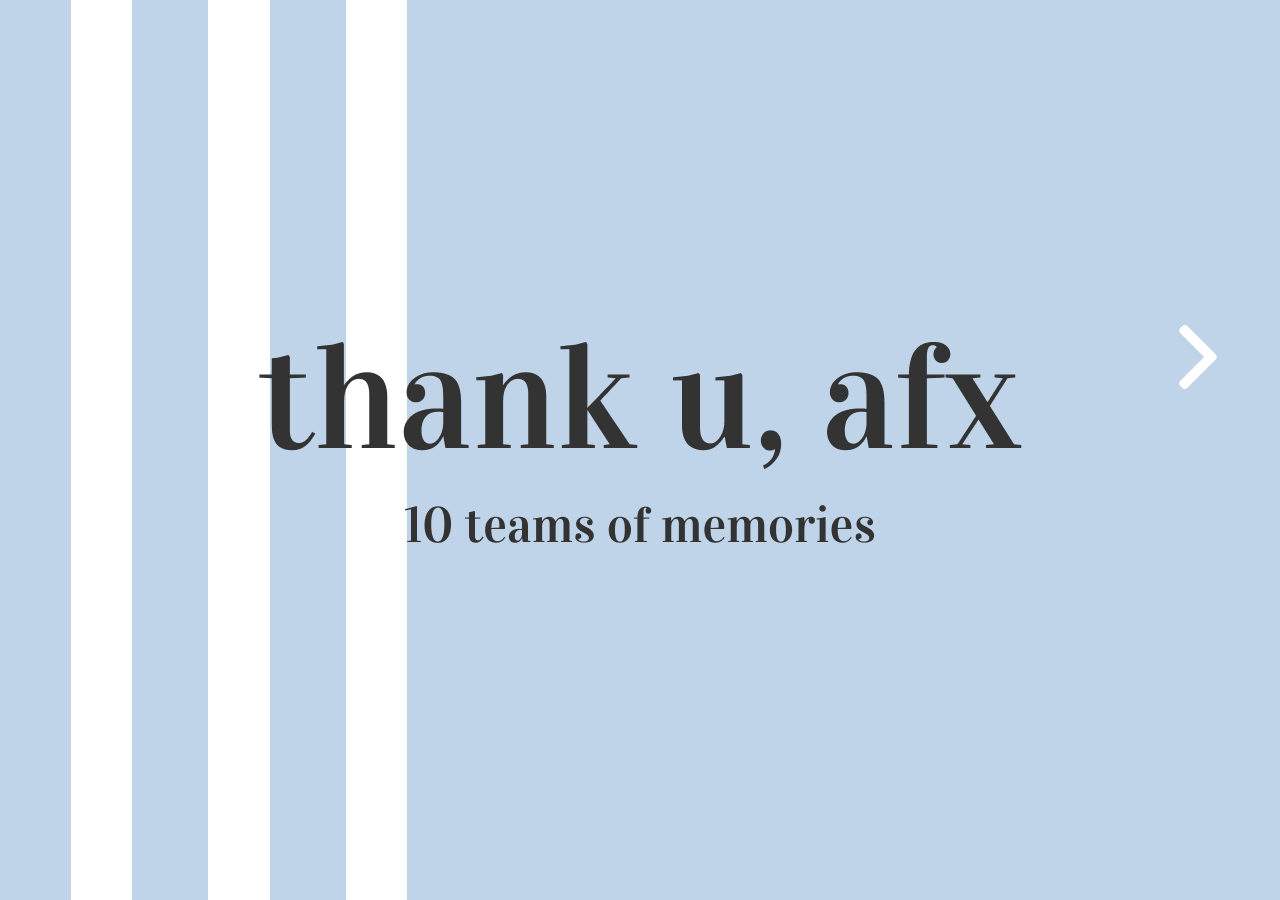
<file: index.html>
<html>
<head>
<title> Home </title>

<link rel="stylesheet" type="text/css" href="assets/styles/style.css"/>
<link href="https://fonts.googleapis.com/css?family=Vidaloka" rel="stylesheet">
<script src="assets/js/script.js"></script>
</head>

<body id = "home">
<div class = "next">

<a href = "main.html">

<img src = "assets/imgs/next.png" id = "next">

</a>
</div>

</body>

</html>
</file>
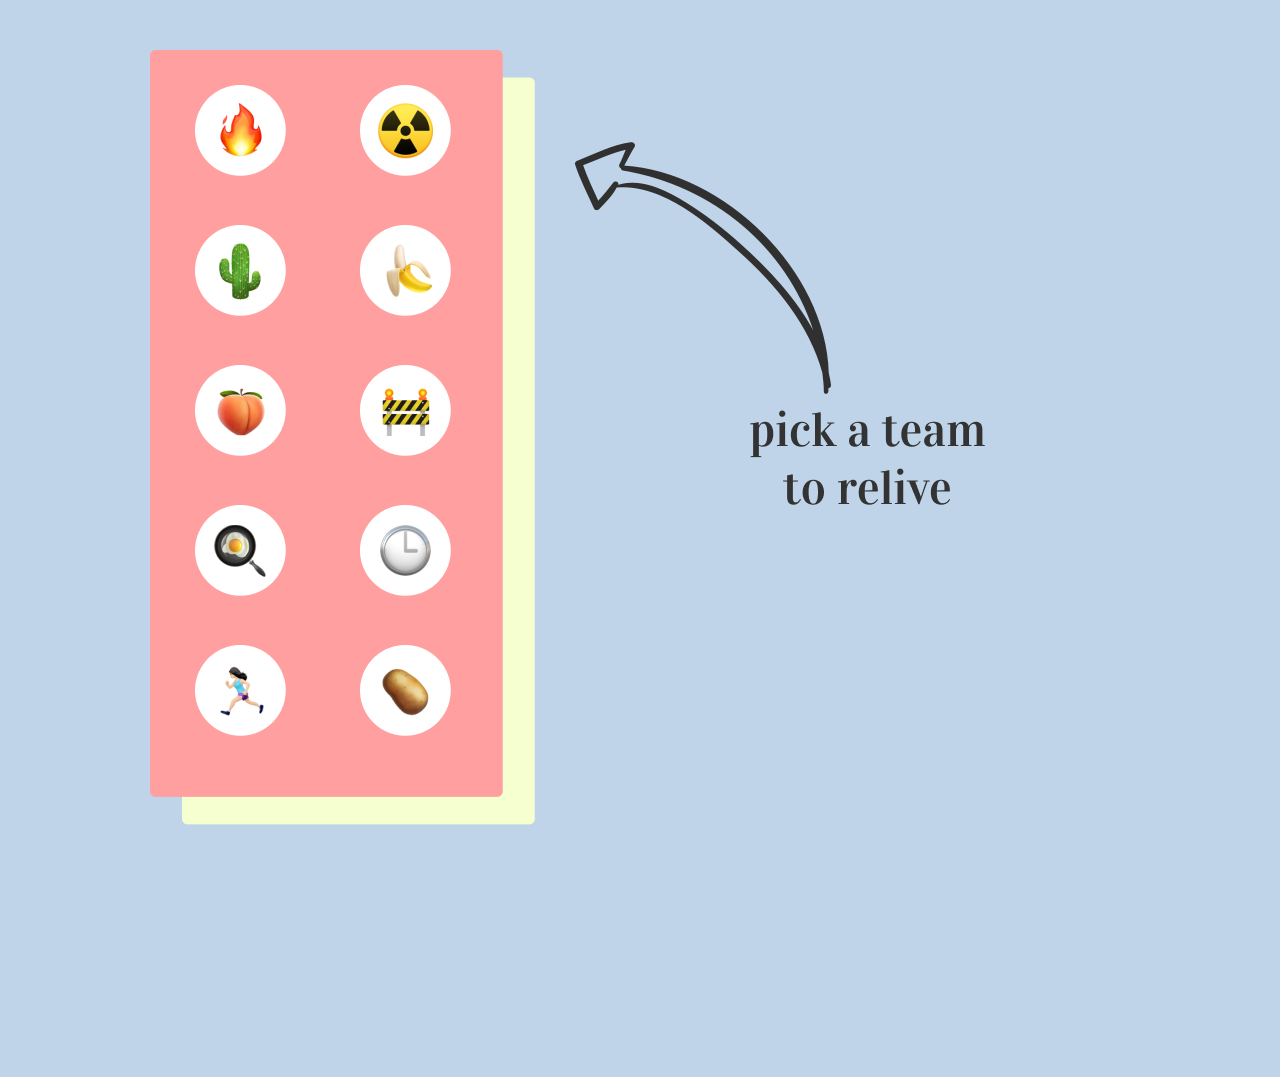
<file: main.html>
<html>
<head>
  <title> Main </title>
<link rel="stylesheet" type="text/css" href="assets/styles/style.css"/>


</head>

<body>
<div id = "pink">
<img src = "assets/imgs/pink!!.png">
</div>

<div id = "logo">
<a href = "index.html">
<img src = "assets/imgs/logo.png" >
</a>
</div>

<div id ="pickteam">
<img src = "assets/imgs/pickteam.png">
</div>

<div id = "arrow">
<img src = "assets/imgs/arrow2.png">
</div>

<div id = description_container>
<img id = "kindle_d" class = "description" src = "assets/imgs/kindle_d.png">
<div class="video" id="kindle_v">
    <iframe width="670" height="425" src="https://www.youtube.com/embed/SXCE8KVX0qc" frameborder="0" allow="accelerometer; autoplay; encrypted-media; gyroscope; picture-in-picture" allowfullscreen></iframe>
</div>

<img id = "apoc_d" class = "description" src = "assets/imgs/apoc_d.png">
<div class="video" id="apoc_v">
    <iframe width="670" height="425" src="https://www.youtube.com/embed/3lDQpYjaLRA" frameborder="0" allow="accelerometer; autoplay; encrypted-media; gyroscope; picture-in-picture" allowfullscreen></iframe>
</div>

<img id = "dt_d" class = "description" src = "assets/imgs/dt_d.png">

<div class = "video" id = "dt_v">
<a href = "https://www.youtube.com/watch?v=4ZXhIlNj5t0">
  <img src = "assets/imgs/youtube.png">
</a>
</div>

<img id = "yarang_d" class = "description" src = "assets/imgs/yarang_d.png">
<div class = "video" id = "yarang_v">
<a href = "https://www.youtube.com/watch?v=nT4vF0g6XRQ">
  <img src = "assets/imgs/youtube.png">
</a>
</div>

<img id = "juicebox_d" class = "description" src = "assets/imgs/juicebox_d.png">
<div class = "video" id = "juicebox_v">
<a href = "https://www.youtube.com/watch?v=j_zJCFUvfK8">
  <img src = "assets/imgs/youtube.png">
</a>
</div>

<img id = "eta_d" class = "description" src = "assets/imgs/eta_d.png">
<div class = "video" id = "eta_v">
<a href = "https://www.youtube.com/watch?v=XLMiTNy_1mY">
  <img src = "assets/imgs/youtube.png">
</a>
</div>
<img id = "eggs_d" class = "description" src = "assets/imgs/eggs_d.png">
<div class = "video" id = "eggs_v">
<a href = "https://www.youtube.com/watch?v=YO276Ym3E4w">
  <img src = "assets/imgs/youtube.png">
</a>
</div>

<img id = "irrelevant_d" class = "description" src = "assets/imgs/irrelevant_d.png">
<div class = "video" id = "irrelevant_v">
<a href = "https://www.youtube.com/watch?v=cqwDceHRpVk">
  <img src = "assets/imgs/youtube.png">
</a>
</div>

<img id = "relevant_d" class = "description" src = "assets/imgs/relevant_d.png">
<div class = "video" id = "relevant_v">
<a href = "https://www.youtube.com/watch?v=CgnTDTxJdfA">
  <img src = "assets/imgs/youtube.png">
</a>
</div>

<img id = "tato_d" class = "description" src = "assets/imgs/tato_d.png">
<img id = "tato_v" class = "video" src = "assets/imgs/tato_v.png">

</div>

<div id = "carousel-image-row">

<div id = "kindle_emoji">
<img src = "assets/imgs/kindle1.png">
</div>

<div id = "kindle_circle">
<img src = "assets/imgs/whitecircle.png">
</div>

<div id = "apoc_circle">
<img src = "assets/imgs/whitecircle.png">
</div>

<div id = "dt_circle">
<img src = "assets/imgs/whitecircle.png">
</div>

<div id = "yarang_circle">
<img src = "assets/imgs/whitecircle.png">
</div>

<div id = "juicebox_circle">
<img src = "assets/imgs/whitecircle.png">
</div>

<div id = "eta_circle">
<img src = "assets/imgs/whitecircle.png">
</div>

<div id = "eggs_circle">
<img src = "assets/imgs/whitecircle.png">
</div>

<div id = "irrelevant_circle">
<img src = "assets/imgs/whitecircle.png">
</div>

<div id = "relevant_circle">
<img src = "assets/imgs/whitecircle.png">
</div>

<div id = "tato_circle">
<img src = "assets/imgs/whitecircle.png">
</div>

<div id = "apoc_emoji">
<img src = "assets/imgs/apoc.png" class = "apoc">
</div>

<div id = "dt_emoji">
<img src = "assets/imgs/dt.png" class = "dt">
</div>

<div id = "yarang_emoji">
<img src = "assets/imgs/yarang.png" class = "yarang">
</div>

<div id = "juicebox_emoji">
<img src = "assets/imgs/juicebox.png" class = "juicebox">
</div>

<div id = "eta_emoji">
<img src = "assets/imgs/eta.png" class = "eta">
</div>

<div id = "eggs_emoji">
<img src = "assets/imgs/eggs.png">
</div>

<div id = "irrelevant_emoji">
<img src = "assets/imgs/irrelevant.png">
</div>

<div id = "relevant_emoji">
<img src = "assets/imgs/relevant.png">
</div>

<div id = "tato_emoji">
<img src = "assets/imgs/tato.png">
</div>
</div>



<script src="assets/js/script.js"></script>
<script type = "module" src="https://cdn.plyr.io/3.5.10/plyr.js"></script>

</body>



</html>
</file>
<file: assets/styles/style.css>
html, body {
  margin: 0;
  padding: 0;

}

body {
  background-color: #BFD4E8;
  padding-bottom: 100px;
}

#home {
background-image: url("../imgs/home.png");
background-size: cover;
background-position: center;
background-repeat: no-repeat;

}

.home {
  position: relative;
}

.next {

display: flex;
flex-direction: row;
justify-content: flex-end;
align-items: center;
margin-top: 325px;
margin-right: 50px;
}

#pink {
  position: absolute;
  display: flex;
  flex-direction: row;
  justify-content: flex-start;
  align-items: center;
  margin-top: 50px;
  margin-left: 150px;
}

#carousel-image-row {
  margin-left: 50px;
}

#description_container {
  position: absolute;
  display: flex;
  flex-direction: row;
  justify-content: flex-end;
  align-items: center;
  margin-top: 200px;
  margin-left: 850px;

}





#kindle_circle {
z-index: 2;
margin-left: 145px;
margin-top: 85px;
position: absolute;
}

#apoc_circle {
  z-index: 2;
  position: absolute;
  margin-top: 85px;
  margin-left: 310px;
}

#dt_circle {
  z-index: 2;
  position: absolute;
  margin-left: 145px;
  margin-top: 225px;
}

#yarang_circle {
  z-index: 2;
  position: absolute;
  margin-top: 225px;
  margin-left: 310px;
}

#juicebox_circle {
  z-index: 2;
  position: absolute;
  margin-left: 145px;
  margin-top:365px;
}

#eta_circle {
  z-index: 2;
  position: absolute;
  margin-top: 365px;
  margin-left: 310px;
}

#eggs_circle {
  z-index: 2;
  position: absolute;
  margin-left: 145px;
  margin-top: 505px;
}

#irrelevant_circle {
  z-index: 2;
  position: absolute;
  margin-top: 505px;
  margin-left: 310px;
}

#relevant_circle {
  z-index: 2;
  position: absolute;
  margin-left: 145px;
margin-top: 645px;
}

#tato_circle {
  z-index: 2;
  position: absolute;
  margin-top: 645px;
  margin-left: 310px;
}

#kindle_emoji {
position: absolute;
z-index: 3;
margin-left: 164px;
margin-top: 100px;

}

#kindle_emoji:hover, #apoc_emoji:hover, #dt_emoji:hover, #yarang_emoji:hover, #juicebox_emoji:hover, #eta_emoji:hover, #eggs_emoji:hover, #irrelevant_emoji:hover, #relevant_emoji:hover, #tato_emoji:hover {
  transform: scale(1.1);
}

#apoc_emoji {
position: absolute;
z-index: 3;
margin-left: 320px;
margin-top: 99px;
}

#dt_emoji {
position: absolute;
z-index: 3;
margin-left: 165px;
margin-top: 243px;
}

#yarang_emoji {
position: absolute;
z-index: 3;
margin-left: 334px;
margin-top: 244px;
}

#juicebox_emoji {
position: absolute;
z-index: 3;
margin-left: 166px;
margin-top: 388px;
}

#eta_emoji {
position: absolute;
z-index: 3;
margin-left: 330px;
margin-top: 388px;
}

#eggs_emoji {
  position: absolute;
  z-index: 3;
  margin-left: 163px;
  margin-top: 525px;
}

#irrelevant_emoji {
  position: absolute;
  z-index: 3;
  margin-left: 330px;
  margin-top: 525px;
}

#relevant_emoji {
  position: absolute;
  z-index: 3;
  margin-left: 167px;
  margin-top:665px;
}

#tato_emoji {
  position: absolute;
  z-index: 3;
  margin-left: 326px;
  margin-top: 665px;
}

#logo {
position: absolute;
display: flex;
flex-direction: row;
justify-content: flex-end;
margin-left: 1300px;
margin-top: 1000px;

}

#pickteam {
  position: absolute;
  margin-top: 410px;
  margin-left: 750px;
}

#arrow {
  position: absolute;
  margin-left: 575px;
  margin-top: 140px;
}

@keyframes next {
50% {
  transform: translateX(10px);
}

  100% {
    transform: translateX(0px);
  }
}

@keyframes arrow {
  50% {
    transform: rotate(-5deg);
  }

  100% {
    transform: scale(0deg);
  }
}

.next {
  animation: next 1.5s ease-out infinite;
}

#arrow {
  animation: arrow 1.5s ease-in-out infinite;
}

#description_container .video {
  display: none;
  position: absolute;
}

#kindle_d {
  display: none;
  position: absolute;
  margin-top: 100px;
  margin-left: 475px;
}

#apoc_d {
  display: none;
  position: absolute;
  margin-top: 100px;
  margin-left: 450px;
}



#dt_d, #yarang_d, #juicebox_d, #eta_d, #eggs_d, #irrelevant_d, #relevant_d {
  display: none;
  position: absolute;
  margin-top: 100px;
  margin-left: 475px;
}
 #tato_d {
   display: none;
   position: absolute;
   margin-top: 150px;
   margin-left: 475px;
 }

#kindle_v, #apoc_v {
  display: none;
  position: absolute;
  margin-left: 475px;
  margin-top: 550px;

}
#dt_v, #yarang_v, #juicebox_v, #eta_v, #eggs_v, #irrelevant_v, #relevant_v {
display: none;
position: absolute;
margin-left: 195px;
margin-top: 400px;
}


#tato_v {
  display: none;
  position: absolute;
  margin-left: 195px;
  margin-top: 450px;
}
</file>
